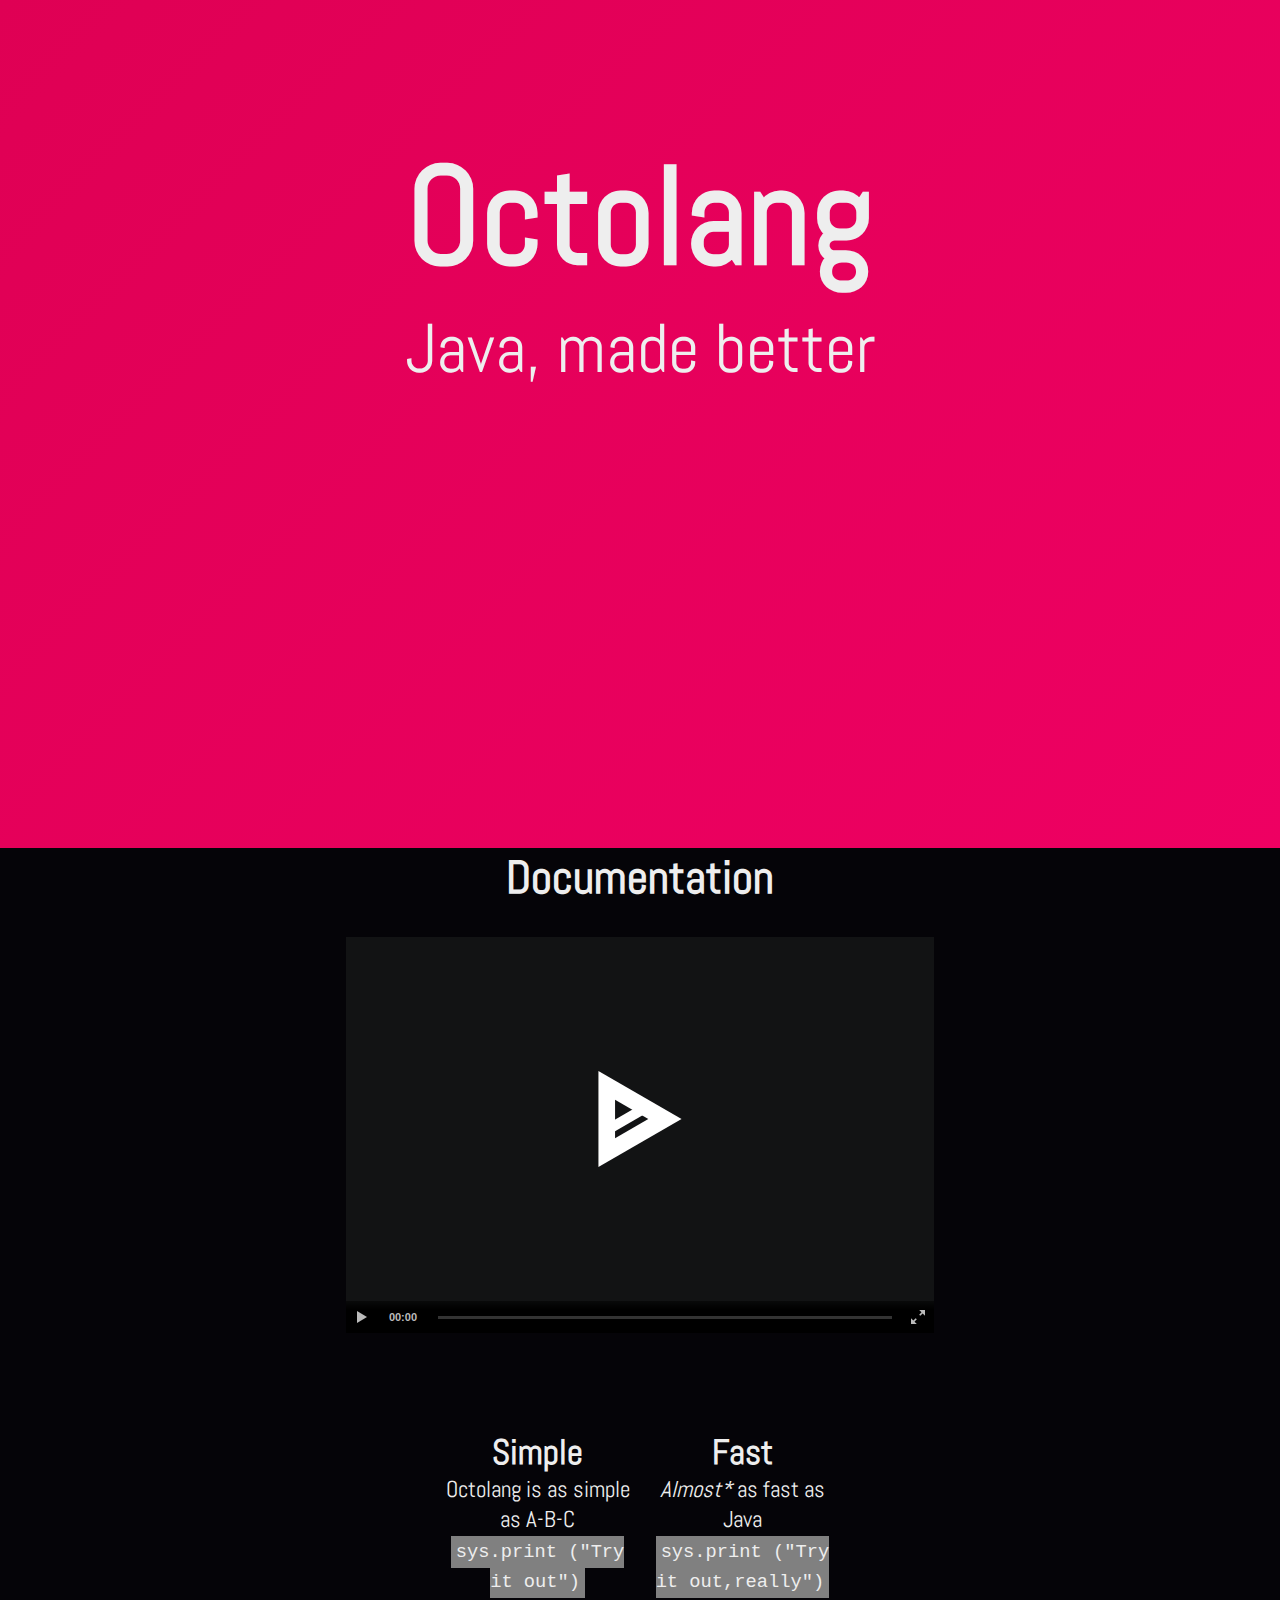
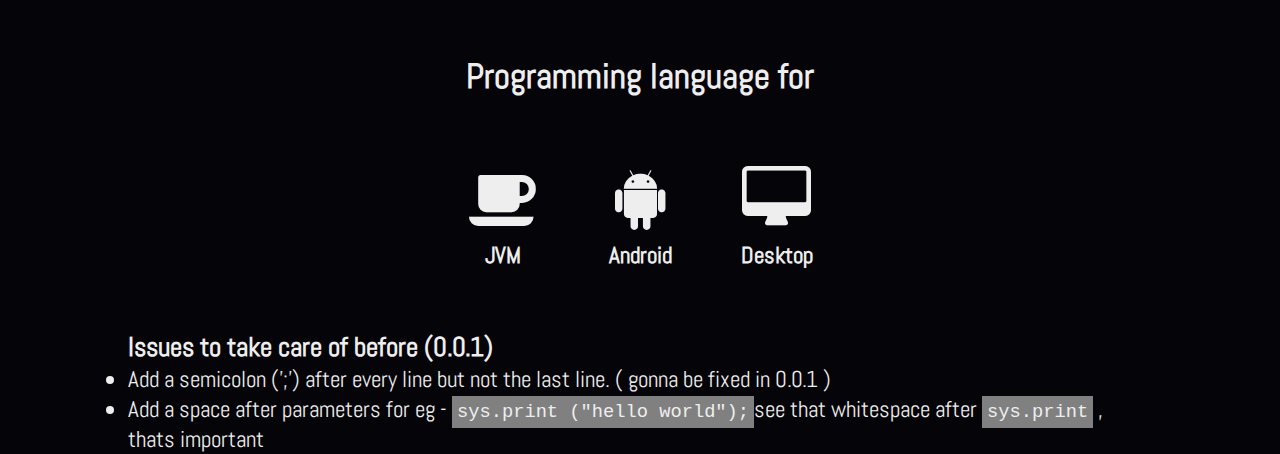
<file: docs/index.html>
<!DOCTYPE html>
<html>
    <head>
        <title>Octolang- Java made better</title>
        <meta name="description" content="Java,made better">
        <meta name="viewport" content="width=device-width, initial-scale=1.0,viewport-fit=cover">
        <meta charset="utf-8">
        <meta name="theme-color" content="#df0e62">
        <!-- Windows Phone -->
        <meta name="msapplication-navbutton-color" content="#df0e62">
        <!-- iOS Safari -->
        <link href ="style.css" rel="stylesheet">
        <script src="script.js"></script>
        <meta name="apple-mobile-web-app-status-bar-style" content="#df0e62">
        <meta name="twitter:card" content="summary"></meta>
        <meta name="twitter:site" content="@arcsaberxx">
        <meta name="twitter:creator" content="@arcsaberxx">
        <meta name="twitter:url" content="https://pythongiant.github.io/Octolang">
        <meta name="twitter:title" content="Octolang">
        <meta name="twitter:description" content="Java, made better.">
        <meta property="og:type" content="website">
        <meta property="og:url" content="https://pythongiant.github.io/Octolang">
        <meta property="og:title" content="Octolang">
        <link href="https://stackpath.bootstrapcdn.com/font-awesome/4.7.0/css/font-awesome.min.css" rel="stylesheet">
        <link href="https://fonts.googleapis.com/css?family=Abel" rel="stylesheet"> 
        <meta property="og:description" content="Java, made better.">
        <meta property="og:site_name" content="Ocotlang">
        <meta property="og:locale" content="en_US">
    </head>
    <body>
            <Div id = "parent">
                <div>
                    <h1 class="title">Octolang</h1>
                    <p>Java, made better</p>
                </div>
            </div> 
            <div style='margin:0 auto;width:80%;'>
                <h1 style="text-align: center">Documentation</h1>
                <asciinema-player style="margin:10px;" src="https://asciinema.org/a/Tv93YKj59HS0uZpxL9Leq3cga.cast" cols="80" rows="24"></asciinema-player>
                <div id="features" style="padding:50px;">
                    <div ><h2 >Simple</h2><p>Octolang is as simple as A-B-C <br> <code>sys.print ("Try it out")</code></p></div>
                    <div ><h2 >Fast</h2><p><i>Almost* </i> as fast as Java <br> <code>sys.print ("Try it out,really")</code></p></div>
                
                </div>
                <h2 style="text-align: center">Programming language for</h2>
                <div id="features" style="padding:50px;">
                        <div ><h3 style="font-size:280%"><i class="fa fa-coffee" aria-hidden="true"></i></h3><h4>JVM</h4></div>
                        <div ><h3 style="font-size:280%"><i class="fa fa-android" aria-hidden="true"></i></h3><h4>Android</h4></div>
                        <div ><h3 style="font-size:280%"><i class="fa fa-desktop" aria-hidden="true"></i></h3><h4>Desktop</h4></div>
                    
                </div>
                <h3>Issues to take care of before (0.0.1)</h3>
                <ul>
                    <li>Add a semicolon (';') after every line but not the last line. ( gonna be fixed in 0.0.1 )</li>
                    <li>Add a space after parameters for eg - <code>sys.print ("hello world");</code>see that whitespace after <code>sys.print</code> , thats important</li>
                </ul>
    
            </div>
    </body>
</html>
</file>
<file: docs/style.css>
*{
    margin: 0;
    padding: 0;
  }
html,body{
    width:100%;
    background-color: #050408;
    color:#eee;
    font-size: 1.2em;
    height: 100%;   
    font-family: 'Abel', sans-serif;  
    scroll-behavior: smooth;
}
#features{
    text-align: center;
    margin:0 auto;
    width:40%;
    display: flex;
}
#features div{
  margin:10px;
  width:50%
}
#parent{
    height:80%;
    width:100%;
    font-size: 3em;
    background: linear-gradient(-45deg,#f54291, #ff78ae,#f30067, #df0054);
	background-size: 400% 400%;
	-webkit-animation: Gradient 15s ease infinite;
	-moz-animation: Gradient 15s ease infinite;
	animation: Gradient 15s ease infinite;
    padding-top:10%;
    text-align: center;
    background-repeat: none;
	
    
}
code{
  background-color: #808080;
  padding:5px;
}
@-webkit-keyframes Gradient {
	0% {
		background-position: 0% 50%
	}
	50% {
		background-position: 100% 50%
	}
	100% {
		background-position: 0% 50%
	}
}

@-moz-keyframes Gradient {
	0% {
		background-position: 0% 50%
	}
	50% {
		background-position: 100% 50%
	}
	100% {
		background-position: 0% 50%
	}
}

@keyframes Gradient {
	0% {
		background-position: 0% 50%
	}
	50% {
		background-position: 100% 50%
	}
	100% {
		background-position: 0% 50%
	}
}
.asciinema-player-wrapper {
    position: relative;
    text-align: center;
    outline: none;
  }
  .asciinema-player-wrapper .title-bar {
    display: none;
    top: -78px;
    transition: top 0.15s linear;
    position: absolute;
    left: 0;
    right: 0;
    box-sizing: content-box;
    font-size: 20px;
    line-height: 1em;
    padding: 15px;
    font-family: sans-serif;
    color: white;
    background-color: rgba(0, 0, 0, 0.8);
  }
  .asciinema-player-wrapper .title-bar img {
    vertical-align: middle;
    height: 48px;
    margin-right: 16px;
  }
  .asciinema-player-wrapper .title-bar a {
    color: white;
    text-decoration: underline;
  }
  .asciinema-player-wrapper .title-bar a:hover {
    text-decoration: none;
  }
  .asciinema-player-wrapper:fullscreen {
    background-color: #000;
    width: 100%;
    height: 100%;
    display: -webkit-flex;
    display: -ms-flexbox;
    display: flex;
    -webkit-justify-content: center;
    justify-content: center;
    -webkit-align-items: center;
    align-items: center;
  }
  .asciinema-player-wrapper:fullscreen .asciinema-player {
    position: static;
  }
  .asciinema-player-wrapper:fullscreen .title-bar {
    display: initial;
  }
  .asciinema-player-wrapper:fullscreen.hud .title-bar {
    top: 0;
  }
  .asciinema-player-wrapper:-webkit-full-screen {
    background-color: #000;
    width: 100%;
    height: 100%;
    display: -webkit-flex;
    display: -ms-flexbox;
    display: flex;
    -webkit-justify-content: center;
    justify-content: center;
    -webkit-align-items: center;
    align-items: center;
  }
  .asciinema-player-wrapper:-webkit-full-screen .asciinema-player {
    position: static;
  }
  .asciinema-player-wrapper:-webkit-full-screen .title-bar {
    display: initial;
  }
  .asciinema-player-wrapper:-webkit-full-screen.hud .title-bar {
    top: 0;
  }
  .asciinema-player-wrapper:-moz-full-screen {
    background-color: #000;
    width: 100%;
    height: 100%;
    display: -webkit-flex;
    display: -ms-flexbox;
    display: flex;
    -webkit-justify-content: center;
    justify-content: center;
    -webkit-align-items: center;
    align-items: center;
  }
  .asciinema-player-wrapper:-moz-full-screen .asciinema-player {
    position: static;
  }
  .asciinema-player-wrapper:-moz-full-screen .title-bar {
    display: initial;
  }
  .asciinema-player-wrapper:-moz-full-screen.hud .title-bar {
    top: 0;
  }
  .asciinema-player-wrapper:-ms-fullscreen {
    background-color: #000;
    width: 100%;
    height: 100%;
    display: -webkit-flex;
    display: -ms-flexbox;
    display: flex;
    -webkit-justify-content: center;
    justify-content: center;
    -webkit-align-items: center;
    align-items: center;
  }
  .asciinema-player-wrapper:-ms-fullscreen .asciinema-player {
    position: static;
  }
  .asciinema-player-wrapper:-ms-fullscreen .title-bar {
    display: initial;
  }
  .asciinema-player-wrapper:-ms-fullscreen.hud .title-bar {
    top: 0;
  }
  .asciinema-player-wrapper .asciinema-player {
    text-align: left;
    display: inline-block;
    padding: 0px;
    position: relative;
    box-sizing: content-box;
    -moz-box-sizing: content-box;
    -webkit-box-sizing: content-box;
    overflow: hidden;
    max-width: 100%;
  }
  .asciinema-terminal {
    box-sizing: content-box;
    -moz-box-sizing: content-box;
    -webkit-box-sizing: content-box;
    overflow: hidden;
    padding: 0;
    margin: 0px;
    display: block;
    white-space: pre;
    border: 0;
    word-wrap: normal;
    word-break: normal;
    border-radius: 0;
    border-style: solid;
    cursor: text;
    border-width: 0.5em;
    font-family: Consolas, Menlo, 'Bitstream Vera Sans Mono', monospace, 'Powerline Symbols';
    line-height: 1.3333333333em;
  }
  .asciinema-terminal .line {
    letter-spacing: normal;
    overflow: hidden;
    height: 1.3333333333em;
  }
  .asciinema-terminal .line span {
    padding: 0;
    display: inline-block;
    height: 1.3333333333em;
  }
  .asciinema-terminal .line {
    display: block;
    width: 200%;
  }
  .asciinema-terminal .bright {
    font-weight: bold;
  }
  .asciinema-terminal .underline {
    text-decoration: underline;
  }
  .asciinema-terminal .italic {
    font-style: italic;
  }
  .asciinema-terminal.font-small {
    font-size: 12px;
  }
  .asciinema-terminal.font-medium {
    font-size: 18px;
  }
  .asciinema-terminal.font-big {
    font-size: 24px;
  }
  .asciinema-player .control-bar {
    width: 100%;
    height: 32px;
    background: rgba(0, 0, 0, 0.8);
    /* no gradient fallback */
    background: -moz-linear-gradient(top, rgba(0, 0, 0, 0.5) 0%, #000000 25%, #000000 100%);
    /* FF3.6-15 */
    background: -webkit-linear-gradient(top, rgba(0, 0, 0, 0.5) 0%, #000000 25%, #000000 100%);
    /* Chrome10-25,Safari5.1-6 */
    background: linear-gradient(to bottom, rgba(0, 0, 0, 0.5) 0%, #000000 25%, #000000 100%);
    /* W3C, IE10+, FF16+, Chrome26+, Opera12+, Safari7+ */
    color: #bbbbbb;
    box-sizing: content-box;
    line-height: 1;
    position: absolute;
    bottom: -35px;
    left: 0;
    transition: bottom 0.15s linear;
  }
  .asciinema-player .control-bar * {
    box-sizing: inherit;
    font-size: 0;
  }
  .asciinema-player .control-bar svg.icon path {
    fill: #bbbbbb;
  }
  .asciinema-player .control-bar .playback-button {
    display: block;
    float: left;
    cursor: pointer;
    height: 12px;
    width: 12px;
    padding: 10px;
  }
  .asciinema-player .control-bar .playback-button svg {
    height: 12px;
    width: 12px;
  }
  .asciinema-player .control-bar .timer {
    display: block;
    float: left;
    width: 50px;
    height: 100%;
    text-align: center;
    font-family: Helvetica, Arial, sans-serif;
    font-size: 11px;
    font-weight: bold;
    line-height: 32px;
    cursor: default;
  }
  .asciinema-player .control-bar .timer span {
    display: inline-block;
    font-size: inherit;
  }
  .asciinema-player .control-bar .timer .time-remaining {
    display: none;
  }
  .asciinema-player .control-bar .timer:hover .time-elapsed {
    display: none;
  }
  .asciinema-player .control-bar .timer:hover .time-remaining {
    display: inline;
  }
  .asciinema-player .control-bar .progressbar {
    display: block;
    overflow: hidden;
    height: 100%;
    padding: 0 10px;
  }
  .asciinema-player .control-bar .progressbar .bar {
    display: block;
    cursor: pointer;
    height: 100%;
    padding-top: 15px;
    font-size: 0;
  }
  .asciinema-player .control-bar .progressbar .bar .gutter {
    display: block;
    height: 3px;
    background-color: #333;
  }
  .asciinema-player .control-bar .progressbar .bar .gutter span {
    display: inline-block;
    height: 100%;
    background-color: #bbbbbb;
    border-radius: 3px;
  }
  .asciinema-player .control-bar.live .progressbar .bar {
    cursor: default;
  }
  .asciinema-player .control-bar .fullscreen-button {
    display: block;
    float: right;
    width: 14px;
    height: 14px;
    padding: 9px;
    cursor: pointer;
  }
  .asciinema-player .control-bar .fullscreen-button svg {
    width: 14px;
    height: 14px;
  }
  .asciinema-player .control-bar .fullscreen-button svg:first-child {
    display: inline;
  }
  .asciinema-player .control-bar .fullscreen-button svg:last-child {
    display: none;
  }
  .asciinema-player-wrapper.hud .control-bar {
    bottom: 0px;
  }
  .asciinema-player-wrapper:fullscreen .fullscreen-button svg:first-child {
    display: none;
  }
  .asciinema-player-wrapper:fullscreen .fullscreen-button svg:last-child {
    display: inline;
  }
  .asciinema-player-wrapper:-webkit-full-screen .fullscreen-button svg:first-child {
    display: none;
  }
  .asciinema-player-wrapper:-webkit-full-screen .fullscreen-button svg:last-child {
    display: inline;
  }
  .asciinema-player-wrapper:-moz-full-screen .fullscreen-button svg:first-child {
    display: none;
  }
  .asciinema-player-wrapper:-moz-full-screen .fullscreen-button svg:last-child {
    display: inline;
  }
  .asciinema-player-wrapper:-ms-fullscreen .fullscreen-button svg:first-child {
    display: none;
  }
  .asciinema-player-wrapper:-ms-fullscreen .fullscreen-button svg:last-child {
    display: inline;
  }
  .asciinema-player .loading {
    z-index: 10;
    background-repeat: no-repeat;
    background-position: center;
    position: absolute;
    top: 0;
    left: 0;
    right: 0;
    bottom: 32px;
    background-color: rgba(0, 0, 0, 0.5);
  }
  .asciinema-player .start-prompt {
    z-index: 10;
    background-repeat: no-repeat;
    background-position: center;
    position: absolute;
    top: 0;
    left: 0;
    right: 0;
    bottom: 32px;
    z-index: 20;
    cursor: pointer;
  }
  .asciinema-player .start-prompt .play-button {
    font-size: 0px;
  }
  .asciinema-player .start-prompt .play-button {
    position: absolute;
    left: 0;
    top: 0;
    right: 0;
    bottom: 0;
    text-align: center;
    color: white;
    display: table;
    width: 100%;
    height: 100%;
  }
  .asciinema-player .start-prompt .play-button div {
    vertical-align: middle;
    display: table-cell;
  }
  .asciinema-player .start-prompt .play-button div span {
    width: 96px;
    height: 96px;
    display: inline-block;
  }
  @-webkit-keyframes expand {
    0% {
      -webkit-transform: scale(0);
    }
    50% {
      -webkit-transform: scale(1);
    }
    100% {
      z-index: 1;
    }
  }
  @-moz-keyframes expand {
    0% {
      -moz-transform: scale(0);
    }
    50% {
      -moz-transform: scale(1);
    }
    100% {
      z-index: 1;
    }
  }
  @-o-keyframes expand {
    0% {
      -o-transform: scale(0);
    }
    50% {
      -o-transform: scale(1);
    }
    100% {
      z-index: 1;
    }
  }
  @keyframes expand {
    0% {
      transform: scale(0);
    }
    50% {
      transform: scale(1);
    }
    100% {
      z-index: 1;
    }
  }
  .loader {
    position: absolute;
    left: 50%;
    top: 50%;
    margin: -20px 0 0 -20px;
    background-color: white;
    border-radius: 50%;
    box-shadow: 0 0 0 6.66667px #141414;
    width: 40px;
    height: 40px;
  }
  .loader:before,
  .loader:after {
    content: "";
    position: absolute;
    left: 50%;
    top: 50%;
    display: block;
    margin: -21px 0 0 -21px;
    border-radius: 50%;
    z-index: 2;
    width: 42px;
    height: 42px;
  }
  .loader:before {
    background-color: #141414;
    -webkit-animation: expand 1.6s linear infinite both;
    -moz-animation: expand 1.6s linear infinite both;
    animation: expand 1.6s linear infinite both;
  }
  .loader:after {
    background-color: white;
    -webkit-animation: expand 1.6s linear 0.8s infinite both;
    -moz-animation: expand 1.6s linear 0.8s infinite both;
    animation: expand 1.6s linear 0.8s infinite both;
  }
  .asciinema-terminal .fg-16 {
    color: #000000;
  }
  .asciinema-terminal .bg-16 {
    background-color: #000000;
  }
  .asciinema-terminal .fg-17 {
    color: #00005f;
  }
  .asciinema-terminal .bg-17 {
    background-color: #00005f;
  }
  .asciinema-terminal .fg-18 {
    color: #000087;
  }
  .asciinema-terminal .bg-18 {
    background-color: #000087;
  }
  .asciinema-terminal .fg-19 {
    color: #0000af;
  }
  .asciinema-terminal .bg-19 {
    background-color: #0000af;
  }
  .asciinema-terminal .fg-20 {
    color: #0000d7;
  }
  .asciinema-terminal .bg-20 {
    background-color: #0000d7;
  }
  .asciinema-terminal .fg-21 {
    color: #0000ff;
  }
  .asciinema-terminal .bg-21 {
    background-color: #0000ff;
  }
  .asciinema-terminal .fg-22 {
    color: #005f00;
  }
  .asciinema-terminal .bg-22 {
    background-color: #005f00;
  }
  .asciinema-terminal .fg-23 {
    color: #005f5f;
  }
  .asciinema-terminal .bg-23 {
    background-color: #005f5f;
  }
  .asciinema-terminal .fg-24 {
    color: #005f87;
  }
  .asciinema-terminal .bg-24 {
    background-color: #005f87;
  }
  .asciinema-terminal .fg-25 {
    color: #005faf;
  }
  .asciinema-terminal .bg-25 {
    background-color: #005faf;
  }
  .asciinema-terminal .fg-26 {
    color: #005fd7;
  }
  .asciinema-terminal .bg-26 {
    background-color: #005fd7;
  }
  .asciinema-terminal .fg-27 {
    color: #005fff;
  }
  .asciinema-terminal .bg-27 {
    background-color: #005fff;
  }
  .asciinema-terminal .fg-28 {
    color: #008700;
  }
  .asciinema-terminal .bg-28 {
    background-color: #008700;
  }
  .asciinema-terminal .fg-29 {
    color: #00875f;
  }
  .asciinema-terminal .bg-29 {
    background-color: #00875f;
  }
  .asciinema-terminal .fg-30 {
    color: #008787;
  }
  .asciinema-terminal .bg-30 {
    background-color: #008787;
  }
  .asciinema-terminal .fg-31 {
    color: #0087af;
  }
  .asciinema-terminal .bg-31 {
    background-color: #0087af;
  }
  .asciinema-terminal .fg-32 {
    color: #0087d7;
  }
  .asciinema-terminal .bg-32 {
    background-color: #0087d7;
  }
  .asciinema-terminal .fg-33 {
    color: #0087ff;
  }
  .asciinema-terminal .bg-33 {
    background-color: #0087ff;
  }
  .asciinema-terminal .fg-34 {
    color: #00af00;
  }
  .asciinema-terminal .bg-34 {
    background-color: #00af00;
  }
  .asciinema-terminal .fg-35 {
    color: #00af5f;
  }
  .asciinema-terminal .bg-35 {
    background-color: #00af5f;
  }
  .asciinema-terminal .fg-36 {
    color: #00af87;
  }
  .asciinema-terminal .bg-36 {
    background-color: #00af87;
  }
  .asciinema-terminal .fg-37 {
    color: #00afaf;
  }
  .asciinema-terminal .bg-37 {
    background-color: #00afaf;
  }
  .asciinema-terminal .fg-38 {
    color: #00afd7;
  }
  .asciinema-terminal .bg-38 {
    background-color: #00afd7;
  }
  .asciinema-terminal .fg-39 {
    color: #00afff;
  }
  .asciinema-terminal .bg-39 {
    background-color: #00afff;
  }
  .asciinema-terminal .fg-40 {
    color: #00d700;
  }
  .asciinema-terminal .bg-40 {
    background-color: #00d700;
  }
  .asciinema-terminal .fg-41 {
    color: #00d75f;
  }
  .asciinema-terminal .bg-41 {
    background-color: #00d75f;
  }
  .asciinema-terminal .fg-42 {
    color: #00d787;
  }
  .asciinema-terminal .bg-42 {
    background-color: #00d787;
  }
  .asciinema-terminal .fg-43 {
    color: #00d7af;
  }
  .asciinema-terminal .bg-43 {
    background-color: #00d7af;
  }
  .asciinema-terminal .fg-44 {
    color: #00d7d7;
  }
  .asciinema-terminal .bg-44 {
    background-color: #00d7d7;
  }
  .asciinema-terminal .fg-45 {
    color: #00d7ff;
  }
  .asciinema-terminal .bg-45 {
    background-color: #00d7ff;
  }
  .asciinema-terminal .fg-46 {
    color: #00ff00;
  }
  .asciinema-terminal .bg-46 {
    background-color: #00ff00;
  }
  .asciinema-terminal .fg-47 {
    color: #00ff5f;
  }
  .asciinema-terminal .bg-47 {
    background-color: #00ff5f;
  }
  .asciinema-terminal .fg-48 {
    color: #00ff87;
  }
  .asciinema-terminal .bg-48 {
    background-color: #00ff87;
  }
  .asciinema-terminal .fg-49 {
    color: #00ffaf;
  }
  .asciinema-terminal .bg-49 {
    background-color: #00ffaf;
  }
  .asciinema-terminal .fg-50 {
    color: #00ffd7;
  }
  .asciinema-terminal .bg-50 {
    background-color: #00ffd7;
  }
  .asciinema-terminal .fg-51 {
    color: #00ffff;
  }
  .asciinema-terminal .bg-51 {
    background-color: #00ffff;
  }
  .asciinema-terminal .fg-52 {
    color: #5f0000;
  }
  .asciinema-terminal .bg-52 {
    background-color: #5f0000;
  }
  .asciinema-terminal .fg-53 {
    color: #5f005f;
  }
  .asciinema-terminal .bg-53 {
    background-color: #5f005f;
  }
  .asciinema-terminal .fg-54 {
    color: #5f0087;
  }
  .asciinema-terminal .bg-54 {
    background-color: #5f0087;
  }
  .asciinema-terminal .fg-55 {
    color: #5f00af;
  }
  .asciinema-terminal .bg-55 {
    background-color: #5f00af;
  }
  .asciinema-terminal .fg-56 {
    color: #5f00d7;
  }
  .asciinema-terminal .bg-56 {
    background-color: #5f00d7;
  }
  .asciinema-terminal .fg-57 {
    color: #5f00ff;
  }
  .asciinema-terminal .bg-57 {
    background-color: #5f00ff;
  }
  .asciinema-terminal .fg-58 {
    color: #5f5f00;
  }
  .asciinema-terminal .bg-58 {
    background-color: #5f5f00;
  }
  .asciinema-terminal .fg-59 {
    color: #5f5f5f;
  }
  .asciinema-terminal .bg-59 {
    background-color: #5f5f5f;
  }
  .asciinema-terminal .fg-60 {
    color: #5f5f87;
  }
  .asciinema-terminal .bg-60 {
    background-color: #5f5f87;
  }
  .asciinema-terminal .fg-61 {
    color: #5f5faf;
  }
  .asciinema-terminal .bg-61 {
    background-color: #5f5faf;
  }
  .asciinema-terminal .fg-62 {
    color: #5f5fd7;
  }
  .asciinema-terminal .bg-62 {
    background-color: #5f5fd7;
  }
  .asciinema-terminal .fg-63 {
    color: #5f5fff;
  }
  .asciinema-terminal .bg-63 {
    background-color: #5f5fff;
  }
  .asciinema-terminal .fg-64 {
    color: #5f8700;
  }
  .asciinema-terminal .bg-64 {
    background-color: #5f8700;
  }
  .asciinema-terminal .fg-65 {
    color: #5f875f;
  }
  .asciinema-terminal .bg-65 {
    background-color: #5f875f;
  }
  .asciinema-terminal .fg-66 {
    color: #5f8787;
  }
  .asciinema-terminal .bg-66 {
    background-color: #5f8787;
  }
  .asciinema-terminal .fg-67 {
    color: #5f87af;
  }
  .asciinema-terminal .bg-67 {
    background-color: #5f87af;
  }
  .asciinema-terminal .fg-68 {
    color: #5f87d7;
  }
  .asciinema-terminal .bg-68 {
    background-color: #5f87d7;
  }
  .asciinema-terminal .fg-69 {
    color: #5f87ff;
  }
  .asciinema-terminal .bg-69 {
    background-color: #5f87ff;
  }
  .asciinema-terminal .fg-70 {
    color: #5faf00;
  }
  .asciinema-terminal .bg-70 {
    background-color: #5faf00;
  }
  .asciinema-terminal .fg-71 {
    color: #5faf5f;
  }
  .asciinema-terminal .bg-71 {
    background-color: #5faf5f;
  }
  .asciinema-terminal .fg-72 {
    color: #5faf87;
  }
  .asciinema-terminal .bg-72 {
    background-color: #5faf87;
  }
  .asciinema-terminal .fg-73 {
    color: #5fafaf;
  }
  .asciinema-terminal .bg-73 {
    background-color: #5fafaf;
  }
  .asciinema-terminal .fg-74 {
    color: #5fafd7;
  }
  .asciinema-terminal .bg-74 {
    background-color: #5fafd7;
  }
  .asciinema-terminal .fg-75 {
    color: #5fafff;
  }
  .asciinema-terminal .bg-75 {
    background-color: #5fafff;
  }
  .asciinema-terminal .fg-76 {
    color: #5fd700;
  }
  .asciinema-terminal .bg-76 {
    background-color: #5fd700;
  }
  .asciinema-terminal .fg-77 {
    color: #5fd75f;
  }
  .asciinema-terminal .bg-77 {
    background-color: #5fd75f;
  }
  .asciinema-terminal .fg-78 {
    color: #5fd787;
  }
  .asciinema-terminal .bg-78 {
    background-color: #5fd787;
  }
  .asciinema-terminal .fg-79 {
    color: #5fd7af;
  }
  .asciinema-terminal .bg-79 {
    background-color: #5fd7af;
  }
  .asciinema-terminal .fg-80 {
    color: #5fd7d7;
  }
  .asciinema-terminal .bg-80 {
    background-color: #5fd7d7;
  }
  .asciinema-terminal .fg-81 {
    color: #5fd7ff;
  }
  .asciinema-terminal .bg-81 {
    background-color: #5fd7ff;
  }
  .asciinema-terminal .fg-82 {
    color: #5fff00;
  }
  .asciinema-terminal .bg-82 {
    background-color: #5fff00;
  }
  .asciinema-terminal .fg-83 {
    color: #5fff5f;
  }
  .asciinema-terminal .bg-83 {
    background-color: #5fff5f;
  }
  .asciinema-terminal .fg-84 {
    color: #5fff87;
  }
  .asciinema-terminal .bg-84 {
    background-color: #5fff87;
  }
  .asciinema-terminal .fg-85 {
    color: #5fffaf;
  }
  .asciinema-terminal .bg-85 {
    background-color: #5fffaf;
  }
  .asciinema-terminal .fg-86 {
    color: #5fffd7;
  }
  .asciinema-terminal .bg-86 {
    background-color: #5fffd7;
  }
  .asciinema-terminal .fg-87 {
    color: #5fffff;
  }
  .asciinema-terminal .bg-87 {
    background-color: #5fffff;
  }
  .asciinema-terminal .fg-88 {
    color: #870000;
  }
  .asciinema-terminal .bg-88 {
    background-color: #870000;
  }
  .asciinema-terminal .fg-89 {
    color: #87005f;
  }
  .asciinema-terminal .bg-89 {
    background-color: #87005f;
  }
  .asciinema-terminal .fg-90 {
    color: #870087;
  }
  .asciinema-terminal .bg-90 {
    background-color: #870087;
  }
  .asciinema-terminal .fg-91 {
    color: #8700af;
  }
  .asciinema-terminal .bg-91 {
    background-color: #8700af;
  }
  .asciinema-terminal .fg-92 {
    color: #8700d7;
  }
  .asciinema-terminal .bg-92 {
    background-color: #8700d7;
  }
  .asciinema-terminal .fg-93 {
    color: #8700ff;
  }
  .asciinema-terminal .bg-93 {
    background-color: #8700ff;
  }
  .asciinema-terminal .fg-94 {
    color: #875f00;
  }
  .asciinema-terminal .bg-94 {
    background-color: #875f00;
  }
  .asciinema-terminal .fg-95 {
    color: #875f5f;
  }
  .asciinema-terminal .bg-95 {
    background-color: #875f5f;
  }
  .asciinema-terminal .fg-96 {
    color: #875f87;
  }
  .asciinema-terminal .bg-96 {
    background-color: #875f87;
  }
  .asciinema-terminal .fg-97 {
    color: #875faf;
  }
  .asciinema-terminal .bg-97 {
    background-color: #875faf;
  }
  .asciinema-terminal .fg-98 {
    color: #875fd7;
  }
  .asciinema-terminal .bg-98 {
    background-color: #875fd7;
  }
  .asciinema-terminal .fg-99 {
    color: #875fff;
  }
  .asciinema-terminal .bg-99 {
    background-color: #875fff;
  }
  .asciinema-terminal .fg-100 {
    color: #878700;
  }
  .asciinema-terminal .bg-100 {
    background-color: #878700;
  }
  .asciinema-terminal .fg-101 {
    color: #87875f;
  }
  .asciinema-terminal .bg-101 {
    background-color: #87875f;
  }
  .asciinema-terminal .fg-102 {
    color: #878787;
  }
  .asciinema-terminal .bg-102 {
    background-color: #878787;
  }
  .asciinema-terminal .fg-103 {
    color: #8787af;
  }
  .asciinema-terminal .bg-103 {
    background-color: #8787af;
  }
  .asciinema-terminal .fg-104 {
    color: #8787d7;
  }
  .asciinema-terminal .bg-104 {
    background-color: #8787d7;
  }
  .asciinema-terminal .fg-105 {
    color: #8787ff;
  }
  .asciinema-terminal .bg-105 {
    background-color: #8787ff;
  }
  .asciinema-terminal .fg-106 {
    color: #87af00;
  }
  .asciinema-terminal .bg-106 {
    background-color: #87af00;
  }
  .asciinema-terminal .fg-107 {
    color: #87af5f;
  }
  .asciinema-terminal .bg-107 {
    background-color: #87af5f;
  }
  .asciinema-terminal .fg-108 {
    color: #87af87;
  }
  .asciinema-terminal .bg-108 {
    background-color: #87af87;
  }
  .asciinema-terminal .fg-109 {
    color: #87afaf;
  }
  .asciinema-terminal .bg-109 {
    background-color: #87afaf;
  }
  .asciinema-terminal .fg-110 {
    color: #87afd7;
  }
  .asciinema-terminal .bg-110 {
    background-color: #87afd7;
  }
  .asciinema-terminal .fg-111 {
    color: #87afff;
  }
  .asciinema-terminal .bg-111 {
    background-color: #87afff;
  }
  .asciinema-terminal .fg-112 {
    color: #87d700;
  }
  .asciinema-terminal .bg-112 {
    background-color: #87d700;
  }
  .asciinema-terminal .fg-113 {
    color: #87d75f;
  }
  .asciinema-terminal .bg-113 {
    background-color: #87d75f;
  }
  .asciinema-terminal .fg-114 {
    color: #87d787;
  }
  .asciinema-terminal .bg-114 {
    background-color: #87d787;
  }
  .asciinema-terminal .fg-115 {
    color: #87d7af;
  }
  .asciinema-terminal .bg-115 {
    background-color: #87d7af;
  }
  .asciinema-terminal .fg-116 {
    color: #87d7d7;
  }
  .asciinema-terminal .bg-116 {
    background-color: #87d7d7;
  }
  .asciinema-terminal .fg-117 {
    color: #87d7ff;
  }
  .asciinema-terminal .bg-117 {
    background-color: #87d7ff;
  }
  .asciinema-terminal .fg-118 {
    color: #87ff00;
  }
  .asciinema-terminal .bg-118 {
    background-color: #87ff00;
  }
  .asciinema-terminal .fg-119 {
    color: #87ff5f;
  }
  .asciinema-terminal .bg-119 {
    background-color: #87ff5f;
  }
  .asciinema-terminal .fg-120 {
    color: #87ff87;
  }
  .asciinema-terminal .bg-120 {
    background-color: #87ff87;
  }
  .asciinema-terminal .fg-121 {
    color: #87ffaf;
  }
  .asciinema-terminal .bg-121 {
    background-color: #87ffaf;
  }
  .asciinema-terminal .fg-122 {
    color: #87ffd7;
  }
  .asciinema-terminal .bg-122 {
    background-color: #87ffd7;
  }
  .asciinema-terminal .fg-123 {
    color: #87ffff;
  }
  .asciinema-terminal .bg-123 {
    background-color: #87ffff;
  }
  .asciinema-terminal .fg-124 {
    color: #af0000;
  }
  .asciinema-terminal .bg-124 {
    background-color: #af0000;
  }
  .asciinema-terminal .fg-125 {
    color: #af005f;
  }
  .asciinema-terminal .bg-125 {
    background-color: #af005f;
  }
  .asciinema-terminal .fg-126 {
    color: #af0087;
  }
  .asciinema-terminal .bg-126 {
    background-color: #af0087;
  }
  .asciinema-terminal .fg-127 {
    color: #af00af;
  }
  .asciinema-terminal .bg-127 {
    background-color: #af00af;
  }
  .asciinema-terminal .fg-128 {
    color: #af00d7;
  }
  .asciinema-terminal .bg-128 {
    background-color: #af00d7;
  }
  .asciinema-terminal .fg-129 {
    color: #af00ff;
  }
  .asciinema-terminal .bg-129 {
    background-color: #af00ff;
  }
  .asciinema-terminal .fg-130 {
    color: #af5f00;
  }
  .asciinema-terminal .bg-130 {
    background-color: #af5f00;
  }
  .asciinema-terminal .fg-131 {
    color: #af5f5f;
  }
  .asciinema-terminal .bg-131 {
    background-color: #af5f5f;
  }
  .asciinema-terminal .fg-132 {
    color: #af5f87;
  }
  .asciinema-terminal .bg-132 {
    background-color: #af5f87;
  }
  .asciinema-terminal .fg-133 {
    color: #af5faf;
  }
  .asciinema-terminal .bg-133 {
    background-color: #af5faf;
  }
  .asciinema-terminal .fg-134 {
    color: #af5fd7;
  }
  .asciinema-terminal .bg-134 {
    background-color: #af5fd7;
  }
  .asciinema-terminal .fg-135 {
    color: #af5fff;
  }
  .asciinema-terminal .bg-135 {
    background-color: #af5fff;
  }
  .asciinema-terminal .fg-136 {
    color: #af8700;
  }
  .asciinema-terminal .bg-136 {
    background-color: #af8700;
  }
  .asciinema-terminal .fg-137 {
    color: #af875f;
  }
  .asciinema-terminal .bg-137 {
    background-color: #af875f;
  }
  .asciinema-terminal .fg-138 {
    color: #af8787;
  }
  .asciinema-terminal .bg-138 {
    background-color: #af8787;
  }
  .asciinema-terminal .fg-139 {
    color: #af87af;
  }
  .asciinema-terminal .bg-139 {
    background-color: #af87af;
  }
  .asciinema-terminal .fg-140 {
    color: #af87d7;
  }
  .asciinema-terminal .bg-140 {
    background-color: #af87d7;
  }
  .asciinema-terminal .fg-141 {
    color: #af87ff;
  }
  .asciinema-terminal .bg-141 {
    background-color: #af87ff;
  }
  .asciinema-terminal .fg-142 {
    color: #afaf00;
  }
  .asciinema-terminal .bg-142 {
    background-color: #afaf00;
  }
  .asciinema-terminal .fg-143 {
    color: #afaf5f;
  }
  .asciinema-terminal .bg-143 {
    background-color: #afaf5f;
  }
  .asciinema-terminal .fg-144 {
    color: #afaf87;
  }
  .asciinema-terminal .bg-144 {
    background-color: #afaf87;
  }
  .asciinema-terminal .fg-145 {
    color: #afafaf;
  }
  .asciinema-terminal .bg-145 {
    background-color: #afafaf;
  }
  .asciinema-terminal .fg-146 {
    color: #afafd7;
  }
  .asciinema-terminal .bg-146 {
    background-color: #afafd7;
  }
  .asciinema-terminal .fg-147 {
    color: #afafff;
  }
  .asciinema-terminal .bg-147 {
    background-color: #afafff;
  }
  .asciinema-terminal .fg-148 {
    color: #afd700;
  }
  .asciinema-terminal .bg-148 {
    background-color: #afd700;
  }
  .asciinema-terminal .fg-149 {
    color: #afd75f;
  }
  .asciinema-terminal .bg-149 {
    background-color: #afd75f;
  }
  .asciinema-terminal .fg-150 {
    color: #afd787;
  }
  .asciinema-terminal .bg-150 {
    background-color: #afd787;
  }
  .asciinema-terminal .fg-151 {
    color: #afd7af;
  }
  .asciinema-terminal .bg-151 {
    background-color: #afd7af;
  }
  .asciinema-terminal .fg-152 {
    color: #afd7d7;
  }
  .asciinema-terminal .bg-152 {
    background-color: #afd7d7;
  }
  .asciinema-terminal .fg-153 {
    color: #afd7ff;
  }
  .asciinema-terminal .bg-153 {
    background-color: #afd7ff;
  }
  .asciinema-terminal .fg-154 {
    color: #afff00;
  }
  .asciinema-terminal .bg-154 {
    background-color: #afff00;
  }
  .asciinema-terminal .fg-155 {
    color: #afff5f;
  }
  .asciinema-terminal .bg-155 {
    background-color: #afff5f;
  }
  .asciinema-terminal .fg-156 {
    color: #afff87;
  }
  .asciinema-terminal .bg-156 {
    background-color: #afff87;
  }
  .asciinema-terminal .fg-157 {
    color: #afffaf;
  }
  .asciinema-terminal .bg-157 {
    background-color: #afffaf;
  }
  .asciinema-terminal .fg-158 {
    color: #afffd7;
  }
  .asciinema-terminal .bg-158 {
    background-color: #afffd7;
  }
  .asciinema-terminal .fg-159 {
    color: #afffff;
  }
  .asciinema-terminal .bg-159 {
    background-color: #afffff;
  }
  .asciinema-terminal .fg-160 {
    color: #d70000;
  }
  .asciinema-terminal .bg-160 {
    background-color: #d70000;
  }
  .asciinema-terminal .fg-161 {
    color: #d7005f;
  }
  .asciinema-terminal .bg-161 {
    background-color: #d7005f;
  }
  .asciinema-terminal .fg-162 {
    color: #d70087;
  }
  .asciinema-terminal .bg-162 {
    background-color: #d70087;
  }
  .asciinema-terminal .fg-163 {
    color: #d700af;
  }
  .asciinema-terminal .bg-163 {
    background-color: #d700af;
  }
  .asciinema-terminal .fg-164 {
    color: #d700d7;
  }
  .asciinema-terminal .bg-164 {
    background-color: #d700d7;
  }
  .asciinema-terminal .fg-165 {
    color: #d700ff;
  }
  .asciinema-terminal .bg-165 {
    background-color: #d700ff;
  }
  .asciinema-terminal .fg-166 {
    color: #d75f00;
  }
  .asciinema-terminal .bg-166 {
    background-color: #d75f00;
  }
  .asciinema-terminal .fg-167 {
    color: #d75f5f;
  }
  .asciinema-terminal .bg-167 {
    background-color: #d75f5f;
  }
  .asciinema-terminal .fg-168 {
    color: #d75f87;
  }
  .asciinema-terminal .bg-168 {
    background-color: #d75f87;
  }
  .asciinema-terminal .fg-169 {
    color: #d75faf;
  }
  .asciinema-terminal .bg-169 {
    background-color: #d75faf;
  }
  .asciinema-terminal .fg-170 {
    color: #d75fd7;
  }
  .asciinema-terminal .bg-170 {
    background-color: #d75fd7;
  }
  .asciinema-terminal .fg-171 {
    color: #d75fff;
  }
  .asciinema-terminal .bg-171 {
    background-color: #d75fff;
  }
  .asciinema-terminal .fg-172 {
    color: #d78700;
  }
  .asciinema-terminal .bg-172 {
    background-color: #d78700;
  }
  .asciinema-terminal .fg-173 {
    color: #d7875f;
  }
  .asciinema-terminal .bg-173 {
    background-color: #d7875f;
  }
  .asciinema-terminal .fg-174 {
    color: #d78787;
  }
  .asciinema-terminal .bg-174 {
    background-color: #d78787;
  }
  .asciinema-terminal .fg-175 {
    color: #d787af;
  }
  .asciinema-terminal .bg-175 {
    background-color: #d787af;
  }
  .asciinema-terminal .fg-176 {
    color: #d787d7;
  }
  .asciinema-terminal .bg-176 {
    background-color: #d787d7;
  }
  .asciinema-terminal .fg-177 {
    color: #d787ff;
  }
  .asciinema-terminal .bg-177 {
    background-color: #d787ff;
  }
  .asciinema-terminal .fg-178 {
    color: #d7af00;
  }
  .asciinema-terminal .bg-178 {
    background-color: #d7af00;
  }
  .asciinema-terminal .fg-179 {
    color: #d7af5f;
  }
  .asciinema-terminal .bg-179 {
    background-color: #d7af5f;
  }
  .asciinema-terminal .fg-180 {
    color: #d7af87;
  }
  .asciinema-terminal .bg-180 {
    background-color: #d7af87;
  }
  .asciinema-terminal .fg-181 {
    color: #d7afaf;
  }
  .asciinema-terminal .bg-181 {
    background-color: #d7afaf;
  }
  .asciinema-terminal .fg-182 {
    color: #d7afd7;
  }
  .asciinema-terminal .bg-182 {
    background-color: #d7afd7;
  }
  .asciinema-terminal .fg-183 {
    color: #d7afff;
  }
  .asciinema-terminal .bg-183 {
    background-color: #d7afff;
  }
  .asciinema-terminal .fg-184 {
    color: #d7d700;
  }
  .asciinema-terminal .bg-184 {
    background-color: #d7d700;
  }
  .asciinema-terminal .fg-185 {
    color: #d7d75f;
  }
  .asciinema-terminal .bg-185 {
    background-color: #d7d75f;
  }
  .asciinema-terminal .fg-186 {
    color: #d7d787;
  }
  .asciinema-terminal .bg-186 {
    background-color: #d7d787;
  }
  .asciinema-terminal .fg-187 {
    color: #d7d7af;
  }
  .asciinema-terminal .bg-187 {
    background-color: #d7d7af;
  }
  .asciinema-terminal .fg-188 {
    color: #d7d7d7;
  }
  .asciinema-terminal .bg-188 {
    background-color: #d7d7d7;
  }
  .asciinema-terminal .fg-189 {
    color: #d7d7ff;
  }
  .asciinema-terminal .bg-189 {
    background-color: #d7d7ff;
  }
  .asciinema-terminal .fg-190 {
    color: #d7ff00;
  }
  .asciinema-terminal .bg-190 {
    background-color: #d7ff00;
  }
  .asciinema-terminal .fg-191 {
    color: #d7ff5f;
  }
  .asciinema-terminal .bg-191 {
    background-color: #d7ff5f;
  }
  .asciinema-terminal .fg-192 {
    color: #d7ff87;
  }
  .asciinema-terminal .bg-192 {
    background-color: #d7ff87;
  }
  .asciinema-terminal .fg-193 {
    color: #d7ffaf;
  }
  .asciinema-terminal .bg-193 {
    background-color: #d7ffaf;
  }
  .asciinema-terminal .fg-194 {
    color: #d7ffd7;
  }
  .asciinema-terminal .bg-194 {
    background-color: #d7ffd7;
  }
  .asciinema-terminal .fg-195 {
    color: #d7ffff;
  }
  .asciinema-terminal .bg-195 {
    background-color: #d7ffff;
  }
  .asciinema-terminal .fg-196 {
    color: #ff0000;
  }
  .asciinema-terminal .bg-196 {
    background-color: #ff0000;
  }
  .asciinema-terminal .fg-197 {
    color: #ff005f;
  }
  .asciinema-terminal .bg-197 {
    background-color: #ff005f;
  }
  .asciinema-terminal .fg-198 {
    color: #ff0087;
  }
  .asciinema-terminal .bg-198 {
    background-color: #ff0087;
  }
  .asciinema-terminal .fg-199 {
    color: #ff00af;
  }
  .asciinema-terminal .bg-199 {
    background-color: #ff00af;
  }
  .asciinema-terminal .fg-200 {
    color: #ff00d7;
  }
  .asciinema-terminal .bg-200 {
    background-color: #ff00d7;
  }
  .asciinema-terminal .fg-201 {
    color: #ff00ff;
  }
  .asciinema-terminal .bg-201 {
    background-color: #ff00ff;
  }
  .asciinema-terminal .fg-202 {
    color: #ff5f00;
  }
  .asciinema-terminal .bg-202 {
    background-color: #ff5f00;
  }
  .asciinema-terminal .fg-203 {
    color: #ff5f5f;
  }
  .asciinema-terminal .bg-203 {
    background-color: #ff5f5f;
  }
  .asciinema-terminal .fg-204 {
    color: #ff5f87;
  }
  .asciinema-terminal .bg-204 {
    background-color: #ff5f87;
  }
  .asciinema-terminal .fg-205 {
    color: #ff5faf;
  }
  .asciinema-terminal .bg-205 {
    background-color: #ff5faf;
  }
  .asciinema-terminal .fg-206 {
    color: #ff5fd7;
  }
  .asciinema-terminal .bg-206 {
    background-color: #ff5fd7;
  }
  .asciinema-terminal .fg-207 {
    color: #ff5fff;
  }
  .asciinema-terminal .bg-207 {
    background-color: #ff5fff;
  }
  .asciinema-terminal .fg-208 {
    color: #ff8700;
  }
  .asciinema-terminal .bg-208 {
    background-color: #ff8700;
  }
  .asciinema-terminal .fg-209 {
    color: #ff875f;
  }
  .asciinema-terminal .bg-209 {
    background-color: #ff875f;
  }
  .asciinema-terminal .fg-210 {
    color: #ff8787;
  }
  .asciinema-terminal .bg-210 {
    background-color: #ff8787;
  }
  .asciinema-terminal .fg-211 {
    color: #ff87af;
  }
  .asciinema-terminal .bg-211 {
    background-color: #ff87af;
  }
  .asciinema-terminal .fg-212 {
    color: #ff87d7;
  }
  .asciinema-terminal .bg-212 {
    background-color: #ff87d7;
  }
  .asciinema-terminal .fg-213 {
    color: #ff87ff;
  }
  .asciinema-terminal .bg-213 {
    background-color: #ff87ff;
  }
  .asciinema-terminal .fg-214 {
    color: #ffaf00;
  }
  .asciinema-terminal .bg-214 {
    background-color: #ffaf00;
  }
  .asciinema-terminal .fg-215 {
    color: #ffaf5f;
  }
  .asciinema-terminal .bg-215 {
    background-color: #ffaf5f;
  }
  .asciinema-terminal .fg-216 {
    color: #ffaf87;
  }
  .asciinema-terminal .bg-216 {
    background-color: #ffaf87;
  }
  .asciinema-terminal .fg-217 {
    color: #ffafaf;
  }
  .asciinema-terminal .bg-217 {
    background-color: #ffafaf;
  }
  .asciinema-terminal .fg-218 {
    color: #ffafd7;
  }
  .asciinema-terminal .bg-218 {
    background-color: #ffafd7;
  }
  .asciinema-terminal .fg-219 {
    color: #ffafff;
  }
  .asciinema-terminal .bg-219 {
    background-color: #ffafff;
  }
  .asciinema-terminal .fg-220 {
    color: #ffd700;
  }
  .asciinema-terminal .bg-220 {
    background-color: #ffd700;
  }
  .asciinema-terminal .fg-221 {
    color: #ffd75f;
  }
  .asciinema-terminal .bg-221 {
    background-color: #ffd75f;
  }
  .asciinema-terminal .fg-222 {
    color: #ffd787;
  }
  .asciinema-terminal .bg-222 {
    background-color: #ffd787;
  }
  .asciinema-terminal .fg-223 {
    color: #ffd7af;
  }
  .asciinema-terminal .bg-223 {
    background-color: #ffd7af;
  }
  .asciinema-terminal .fg-224 {
    color: #ffd7d7;
  }
  .asciinema-terminal .bg-224 {
    background-color: #ffd7d7;
  }
  .asciinema-terminal .fg-225 {
    color: #ffd7ff;
  }
  .asciinema-terminal .bg-225 {
    background-color: #ffd7ff;
  }
  .asciinema-terminal .fg-226 {
    color: #ffff00;
  }
  .asciinema-terminal .bg-226 {
    background-color: #ffff00;
  }
  .asciinema-terminal .fg-227 {
    color: #ffff5f;
  }
  .asciinema-terminal .bg-227 {
    background-color: #ffff5f;
  }
  .asciinema-terminal .fg-228 {
    color: #ffff87;
  }
  .asciinema-terminal .bg-228 {
    background-color: #ffff87;
  }
  .asciinema-terminal .fg-229 {
    color: #ffffaf;
  }
  .asciinema-terminal .bg-229 {
    background-color: #ffffaf;
  }
  .asciinema-terminal .fg-230 {
    color: #ffffd7;
  }
  .asciinema-terminal .bg-230 {
    background-color: #ffffd7;
  }
  .asciinema-terminal .fg-231 {
    color: #ffffff;
  }
  .asciinema-terminal .bg-231 {
    background-color: #ffffff;
  }
  .asciinema-terminal .fg-232 {
    color: #080808;
  }
  .asciinema-terminal .bg-232 {
    background-color: #080808;
  }
  .asciinema-terminal .fg-233 {
    color: #121212;
  }
  .asciinema-terminal .bg-233 {
    background-color: #121212;
  }
  .asciinema-terminal .fg-234 {
    color: #1c1c1c;
  }
  .asciinema-terminal .bg-234 {
    background-color: #1c1c1c;
  }
  .asciinema-terminal .fg-235 {
    color: #262626;
  }
  .asciinema-terminal .bg-235 {
    background-color: #262626;
  }
  .asciinema-terminal .fg-236 {
    color: #303030;
  }
  .asciinema-terminal .bg-236 {
    background-color: #303030;
  }
  .asciinema-terminal .fg-237 {
    color: #3a3a3a;
  }
  .asciinema-terminal .bg-237 {
    background-color: #3a3a3a;
  }
  .asciinema-terminal .fg-238 {
    color: #444444;
  }
  .asciinema-terminal .bg-238 {
    background-color: #444444;
  }
  .asciinema-terminal .fg-239 {
    color: #4e4e4e;
  }
  .asciinema-terminal .bg-239 {
    background-color: #4e4e4e;
  }
  .asciinema-terminal .fg-240 {
    color: #585858;
  }
  .asciinema-terminal .bg-240 {
    background-color: #585858;
  }
  .asciinema-terminal .fg-241 {
    color: #626262;
  }
  .asciinema-terminal .bg-241 {
    background-color: #626262;
  }
  .asciinema-terminal .fg-242 {
    color: #6c6c6c;
  }
  .asciinema-terminal .bg-242 {
    background-color: #6c6c6c;
  }
  .asciinema-terminal .fg-243 {
    color: #767676;
  }
  .asciinema-terminal .bg-243 {
    background-color: #767676;
  }
  .asciinema-terminal .fg-244 {
    color: #808080;
  }
  .asciinema-terminal .bg-244 {
    background-color: #808080;
  }
  .asciinema-terminal .fg-245 {
    color: #8a8a8a;
  }
  .asciinema-terminal .bg-245 {
    background-color: #8a8a8a;
  }
  .asciinema-terminal .fg-246 {
    color: #949494;
  }
  .asciinema-terminal .bg-246 {
    background-color: #949494;
  }
  .asciinema-terminal .fg-247 {
    color: #9e9e9e;
  }
  .asciinema-terminal .bg-247 {
    background-color: #9e9e9e;
  }
  .asciinema-terminal .fg-248 {
    color: #a8a8a8;
  }
  .asciinema-terminal .bg-248 {
    background-color: #a8a8a8;
  }
  .asciinema-terminal .fg-249 {
    color: #b2b2b2;
  }
  .asciinema-terminal .bg-249 {
    background-color: #b2b2b2;
  }
  .asciinema-terminal .fg-250 {
    color: #bcbcbc;
  }
  .asciinema-terminal .bg-250 {
    background-color: #bcbcbc;
  }
  .asciinema-terminal .fg-251 {
    color: #c6c6c6;
  }
  .asciinema-terminal .bg-251 {
    background-color: #c6c6c6;
  }
  .asciinema-terminal .fg-252 {
    color: #d0d0d0;
  }
  .asciinema-terminal .bg-252 {
    background-color: #d0d0d0;
  }
  .asciinema-terminal .fg-253 {
    color: #dadada;
  }
  .asciinema-terminal .bg-253 {
    background-color: #dadada;
  }
  .asciinema-terminal .fg-254 {
    color: #e4e4e4;
  }
  .asciinema-terminal .bg-254 {
    background-color: #e4e4e4;
  }
  .asciinema-terminal .fg-255 {
    color: #eeeeee;
  }
  .asciinema-terminal .bg-255 {
    background-color: #eeeeee;
  }
  .asciinema-theme-asciinema .asciinema-terminal {
    color: #cccccc;
    background-color: #121314;
    border-color: #121314;
  }
  .asciinema-theme-asciinema .fg-bg {
    color: #121314;
  }
  .asciinema-theme-asciinema .bg-fg {
    background-color: #cccccc;
  }
  .asciinema-theme-asciinema .fg-0 {
    color: #000000;
  }
  .asciinema-theme-asciinema .bg-0 {
    background-color: #000000;
  }
  .asciinema-theme-asciinema .fg-1 {
    color: #dd3c69;
  }
  .asciinema-theme-asciinema .bg-1 {
    background-color: #dd3c69;
  }
  .asciinema-theme-asciinema .fg-2 {
    color: #4ebf22;
  }
  .asciinema-theme-asciinema .bg-2 {
    background-color: #4ebf22;
  }
  .asciinema-theme-asciinema .fg-3 {
    color: #ddaf3c;
  }
  .asciinema-theme-asciinema .bg-3 {
    background-color: #ddaf3c;
  }
  .asciinema-theme-asciinema .fg-4 {
    color: #26b0d7;
  }
  .asciinema-theme-asciinema .bg-4 {
    background-color: #26b0d7;
  }
  .asciinema-theme-asciinema .fg-5 {
    color: #b954e1;
  }
  .asciinema-theme-asciinema .bg-5 {
    background-color: #b954e1;
  }
  .asciinema-theme-asciinema .fg-6 {
    color: #54e1b9;
  }
  .asciinema-theme-asciinema .bg-6 {
    background-color: #54e1b9;
  }
  .asciinema-theme-asciinema .fg-7 {
    color: #d9d9d9;
  }
  .asciinema-theme-asciinema .bg-7 {
    background-color: #d9d9d9;
  }
  .asciinema-theme-asciinema .fg-8 {
    color: #4d4d4d;
  }
  .asciinema-theme-asciinema .bg-8 {
    background-color: #4d4d4d;
  }
  .asciinema-theme-asciinema .fg-9 {
    color: #dd3c69;
  }
  .asciinema-theme-asciinema .bg-9 {
    background-color: #dd3c69;
  }
  .asciinema-theme-asciinema .fg-10 {
    color: #4ebf22;
  }
  .asciinema-theme-asciinema .bg-10 {
    background-color: #4ebf22;
  }
  .asciinema-theme-asciinema .fg-11 {
    color: #ddaf3c;
  }
  .asciinema-theme-asciinema .bg-11 {
    background-color: #ddaf3c;
  }
  .asciinema-theme-asciinema .fg-12 {
    color: #26b0d7;
  }
  .asciinema-theme-asciinema .bg-12 {
    background-color: #26b0d7;
  }
  .asciinema-theme-asciinema .fg-13 {
    color: #b954e1;
  }
  .asciinema-theme-asciinema .bg-13 {
    background-color: #b954e1;
  }
  .asciinema-theme-asciinema .fg-14 {
    color: #54e1b9;
  }
  .asciinema-theme-asciinema .bg-14 {
    background-color: #54e1b9;
  }
  .asciinema-theme-asciinema .fg-15 {
    color: #ffffff;
  }
  .asciinema-theme-asciinema .bg-15 {
    background-color: #ffffff;
  }
  .asciinema-theme-asciinema .fg-8,
  .asciinema-theme-asciinema .fg-9,
  .asciinema-theme-asciinema .fg-10,
  .asciinema-theme-asciinema .fg-11,
  .asciinema-theme-asciinema .fg-12,
  .asciinema-theme-asciinema .fg-13,
  .asciinema-theme-asciinema .fg-14,
  .asciinema-theme-asciinema .fg-15 {
    font-weight: bold;
  }
  .asciinema-theme-tango .asciinema-terminal {
    color: #cccccc;
    background-color: #121314;
    border-color: #121314;
  }
  .asciinema-theme-tango .fg-bg {
    color: #121314;
  }
  .asciinema-theme-tango .bg-fg {
    background-color: #cccccc;
  }
  .asciinema-theme-tango .fg-0 {
    color: #000000;
  }
  .asciinema-theme-tango .bg-0 {
    background-color: #000000;
  }
  .asciinema-theme-tango .fg-1 {
    color: #cc0000;
  }
  .asciinema-theme-tango .bg-1 {
    background-color: #cc0000;
  }
  .asciinema-theme-tango .fg-2 {
    color: #4e9a06;
  }
  .asciinema-theme-tango .bg-2 {
    background-color: #4e9a06;
  }
  .asciinema-theme-tango .fg-3 {
    color: #c4a000;
  }
  .asciinema-theme-tango .bg-3 {
    background-color: #c4a000;
  }
  .asciinema-theme-tango .fg-4 {
    color: #3465a4;
  }
  .asciinema-theme-tango .bg-4 {
    background-color: #3465a4;
  }
  .asciinema-theme-tango .fg-5 {
    color: #75507b;
  }
  .asciinema-theme-tango .bg-5 {
    background-color: #75507b;
  }
  .asciinema-theme-tango .fg-6 {
    color: #06989a;
  }
  .asciinema-theme-tango .bg-6 {
    background-color: #06989a;
  }
  .asciinema-theme-tango .fg-7 {
    color: #d3d7cf;
  }
  .asciinema-theme-tango .bg-7 {
    background-color: #d3d7cf;
  }
  .asciinema-theme-tango .fg-8 {
    color: #555753;
  }
  .asciinema-theme-tango .bg-8 {
    background-color: #555753;
  }
  .asciinema-theme-tango .fg-9 {
    color: #ef2929;
  }
  .asciinema-theme-tango .bg-9 {
    background-color: #ef2929;
  }
  .asciinema-theme-tango .fg-10 {
    color: #8ae234;
  }
  .asciinema-theme-tango .bg-10 {
    background-color: #8ae234;
  }
  .asciinema-theme-tango .fg-11 {
    color: #fce94f;
  }
  .asciinema-theme-tango .bg-11 {
    background-color: #fce94f;
  }
  .asciinema-theme-tango .fg-12 {
    color: #729fcf;
  }
  .asciinema-theme-tango .bg-12 {
    background-color: #729fcf;
  }
  .asciinema-theme-tango .fg-13 {
    color: #ad7fa8;
  }
  .asciinema-theme-tango .bg-13 {
    background-color: #ad7fa8;
  }
  .asciinema-theme-tango .fg-14 {
    color: #34e2e2;
  }
  .asciinema-theme-tango .bg-14 {
    background-color: #34e2e2;
  }
  .asciinema-theme-tango .fg-15 {
    color: #eeeeec;
  }
  .asciinema-theme-tango .bg-15 {
    background-color: #eeeeec;
  }
  .asciinema-theme-tango .fg-8,
  .asciinema-theme-tango .fg-9,
  .asciinema-theme-tango .fg-10,
  .asciinema-theme-tango .fg-11,
  .asciinema-theme-tango .fg-12,
  .asciinema-theme-tango .fg-13,
  .asciinema-theme-tango .fg-14,
  .asciinema-theme-tango .fg-15 {
    font-weight: bold;
  }
  .asciinema-theme-solarized-dark .asciinema-terminal {
    color: #839496;
    background-color: #002b36;
    border-color: #002b36;
  }
  .asciinema-theme-solarized-dark .fg-bg {
    color: #002b36;
  }
  .asciinema-theme-solarized-dark .bg-fg {
    background-color: #839496;
  }
  .asciinema-theme-solarized-dark .fg-0 {
    color: #073642;
  }
  .asciinema-theme-solarized-dark .bg-0 {
    background-color: #073642;
  }
  .asciinema-theme-solarized-dark .fg-1 {
    color: #dc322f;
  }
  .asciinema-theme-solarized-dark .bg-1 {
    background-color: #dc322f;
  }
  .asciinema-theme-solarized-dark .fg-2 {
    color: #859900;
  }
  .asciinema-theme-solarized-dark .bg-2 {
    background-color: #859900;
  }
  .asciinema-theme-solarized-dark .fg-3 {
    color: #b58900;
  }
  .asciinema-theme-solarized-dark .bg-3 {
    background-color: #b58900;
  }
  .asciinema-theme-solarized-dark .fg-4 {
    color: #268bd2;
  }
  .asciinema-theme-solarized-dark .bg-4 {
    background-color: #268bd2;
  }
  .asciinema-theme-solarized-dark .fg-5 {
    color: #d33682;
  }
  .asciinema-theme-solarized-dark .bg-5 {
    background-color: #d33682;
  }
  .asciinema-theme-solarized-dark .fg-6 {
    color: #2aa198;
  }
  .asciinema-theme-solarized-dark .bg-6 {
    background-color: #2aa198;
  }
  .asciinema-theme-solarized-dark .fg-7 {
    color: #eee8d5;
  }
  .asciinema-theme-solarized-dark .bg-7 {
    background-color: #eee8d5;
  }
  .asciinema-theme-solarized-dark .fg-8 {
    color: #002b36;
  }
  .asciinema-theme-solarized-dark .bg-8 {
    background-color: #002b36;
  }
  .asciinema-theme-solarized-dark .fg-9 {
    color: #cb4b16;
  }
  .asciinema-theme-solarized-dark .bg-9 {
    background-color: #cb4b16;
  }
  .asciinema-theme-solarized-dark .fg-10 {
    color: #586e75;
  }
  .asciinema-theme-solarized-dark .bg-10 {
    background-color: #586e75;
  }
  .asciinema-theme-solarized-dark .fg-11 {
    color: #657b83;
  }
  .asciinema-theme-solarized-dark .bg-11 {
    background-color: #657b83;
  }
  .asciinema-theme-solarized-dark .fg-12 {
    color: #839496;
  }
  .asciinema-theme-solarized-dark .bg-12 {
    background-color: #839496;
  }
  .asciinema-theme-solarized-dark .fg-13 {
    color: #6c71c4;
  }
  .asciinema-theme-solarized-dark .bg-13 {
    background-color: #6c71c4;
  }
  .asciinema-theme-solarized-dark .fg-14 {
    color: #93a1a1;
  }
  .asciinema-theme-solarized-dark .bg-14 {
    background-color: #93a1a1;
  }
  .asciinema-theme-solarized-dark .fg-15 {
    color: #fdf6e3;
  }
  .asciinema-theme-solarized-dark .bg-15 {
    background-color: #fdf6e3;
  }
  .asciinema-theme-solarized-light .asciinema-terminal {
    color: #657b83;
    background-color: #fdf6e3;
    border-color: #fdf6e3;
  }
  .asciinema-theme-solarized-light .fg-bg {
    color: #fdf6e3;
  }
  .asciinema-theme-solarized-light .bg-fg {
    background-color: #657b83;
  }
  .asciinema-theme-solarized-light .fg-0 {
    color: #073642;
  }
  .asciinema-theme-solarized-light .bg-0 {
    background-color: #073642;
  }
  .asciinema-theme-solarized-light .fg-1 {
    color: #dc322f;
  }
  .asciinema-theme-solarized-light .bg-1 {
    background-color: #dc322f;
  }
  .asciinema-theme-solarized-light .fg-2 {
    color: #859900;
  }
  .asciinema-theme-solarized-light .bg-2 {
    background-color: #859900;
  }
  .asciinema-theme-solarized-light .fg-3 {
    color: #b58900;
  }
  .asciinema-theme-solarized-light .bg-3 {
    background-color: #b58900;
  }
  .asciinema-theme-solarized-light .fg-4 {
    color: #268bd2;
  }
  .asciinema-theme-solarized-light .bg-4 {
    background-color: #268bd2;
  }
  .asciinema-theme-solarized-light .fg-5 {
    color: #d33682;
  }
  .asciinema-theme-solarized-light .bg-5 {
    background-color: #d33682;
  }
  .asciinema-theme-solarized-light .fg-6 {
    color: #2aa198;
  }
  .asciinema-theme-solarized-light .bg-6 {
    background-color: #2aa198;
  }
  .asciinema-theme-solarized-light .fg-7 {
    color: #eee8d5;
  }
  .asciinema-theme-solarized-light .bg-7 {
    background-color: #eee8d5;
  }
  .asciinema-theme-solarized-light .fg-8 {
    color: #002b36;
  }
  .asciinema-theme-solarized-light .bg-8 {
    background-color: #002b36;
  }
  .asciinema-theme-solarized-light .fg-9 {
    color: #cb4b16;
  }
  .asciinema-theme-solarized-light .bg-9 {
    background-color: #cb4b16;
  }
  .asciinema-theme-solarized-light .fg-10 {
    color: #586e75;
  }
  .asciinema-theme-solarized-light .bg-10 {
    background-color: #586e75;
  }
  .asciinema-theme-solarized-light .fg-11 {
    color: #657c83;
  }
  .asciinema-theme-solarized-light .bg-11 {
    background-color: #657c83;
  }
  .asciinema-theme-solarized-light .fg-12 {
    color: #839496;
  }
  .asciinema-theme-solarized-light .bg-12 {
    background-color: #839496;
  }
  .asciinema-theme-solarized-light .fg-13 {
    color: #6c71c4;
  }
  .asciinema-theme-solarized-light .bg-13 {
    background-color: #6c71c4;
  }
  .asciinema-theme-solarized-light .fg-14 {
    color: #93a1a1;
  }
  .asciinema-theme-solarized-light .bg-14 {
    background-color: #93a1a1;
  }
  .asciinema-theme-solarized-light .fg-15 {
    color: #fdf6e3;
  }
  .asciinema-theme-solarized-light .bg-15 {
    background-color: #fdf6e3;
  }
  .asciinema-theme-seti .asciinema-terminal {
    color: #cacecd;
    background-color: #111213;
    border-color: #111213;
  }
  .asciinema-theme-seti .fg-bg {
    color: #111213;
  }
  .asciinema-theme-seti .bg-fg {
    background-color: #cacecd;
  }
  .asciinema-theme-seti .fg-0 {
    color: #323232;
  }
  .asciinema-theme-seti .bg-0 {
    background-color: #323232;
  }
  .asciinema-theme-seti .fg-1 {
    color: #c22832;
  }
  .asciinema-theme-seti .bg-1 {
    background-color: #c22832;
  }
  .asciinema-theme-seti .fg-2 {
    color: #8ec43d;
  }
  .asciinema-theme-seti .bg-2 {
    background-color: #8ec43d;
  }
  .asciinema-theme-seti .fg-3 {
    color: #e0c64f;
  }
  .asciinema-theme-seti .bg-3 {
    background-color: #e0c64f;
  }
  .asciinema-theme-seti .fg-4 {
    color: #43a5d5;
  }
  .asciinema-theme-seti .bg-4 {
    background-color: #43a5d5;
  }
  .asciinema-theme-seti .fg-5 {
    color: #8b57b5;
  }
  .asciinema-theme-seti .bg-5 {
    background-color: #8b57b5;
  }
  .asciinema-theme-seti .fg-6 {
    color: #8ec43d;
  }
  .asciinema-theme-seti .bg-6 {
    background-color: #8ec43d;
  }
  .asciinema-theme-seti .fg-7 {
    color: #eeeeee;
  }
  .asciinema-theme-seti .bg-7 {
    background-color: #eeeeee;
  }
  .asciinema-theme-seti .fg-8 {
    color: #323232;
  }
  .asciinema-theme-seti .bg-8 {
    background-color: #323232;
  }
  .asciinema-theme-seti .fg-9 {
    color: #c22832;
  }
  .asciinema-theme-seti .bg-9 {
    background-color: #c22832;
  }
  .asciinema-theme-seti .fg-10 {
    color: #8ec43d;
  }
  .asciinema-theme-seti .bg-10 {
    background-color: #8ec43d;
  }
  .asciinema-theme-seti .fg-11 {
    color: #e0c64f;
  }
  .asciinema-theme-seti .bg-11 {
    background-color: #e0c64f;
  }
  .asciinema-theme-seti .fg-12 {
    color: #43a5d5;
  }
  .asciinema-theme-seti .bg-12 {
    background-color: #43a5d5;
  }
  .asciinema-theme-seti .fg-13 {
    color: #8b57b5;
  }
  .asciinema-theme-seti .bg-13 {
    background-color: #8b57b5;
  }
  .asciinema-theme-seti .fg-14 {
    color: #8ec43d;
  }
  .asciinema-theme-seti .bg-14 {
    background-color: #8ec43d;
  }
  .asciinema-theme-seti .fg-15 {
    color: #ffffff;
  }
  .asciinema-theme-seti .bg-15 {
    background-color: #ffffff;
  }
  .asciinema-theme-seti .fg-8,
  .asciinema-theme-seti .fg-9,
  .asciinema-theme-seti .fg-10,
  .asciinema-theme-seti .fg-11,
  .asciinema-theme-seti .fg-12,
  .asciinema-theme-seti .fg-13,
  .asciinema-theme-seti .fg-14,
  .asciinema-theme-seti .fg-15 {
    font-weight: bold;
  }
  /* Based on Monokai from base16 collection - https://github.com/chriskempson/base16 */
  .asciinema-theme-monokai .asciinema-terminal {
    color: #f8f8f2;
    background-color: #272822;
    border-color: #272822;
  }
  .asciinema-theme-monokai .fg-bg {
    color: #272822;
  }
  .asciinema-theme-monokai .bg-fg {
    background-color: #f8f8f2;
  }
  .asciinema-theme-monokai .fg-0 {
    color: #272822;
  }
  .asciinema-theme-monokai .bg-0 {
    background-color: #272822;
  }
  .asciinema-theme-monokai .fg-1 {
    color: #f92672;
  }
  .asciinema-theme-monokai .bg-1 {
    background-color: #f92672;
  }
  .asciinema-theme-monokai .fg-2 {
    color: #a6e22e;
  }
  .asciinema-theme-monokai .bg-2 {
    background-color: #a6e22e;
  }
  .asciinema-theme-monokai .fg-3 {
    color: #f4bf75;
  }
  .asciinema-theme-monokai .bg-3 {
    background-color: #f4bf75;
  }
  .asciinema-theme-monokai .fg-4 {
    color: #66d9ef;
  }
  .asciinema-theme-monokai .bg-4 {
    background-color: #66d9ef;
  }
  .asciinema-theme-monokai .fg-5 {
    color: #ae81ff;
  }
  .asciinema-theme-monokai .bg-5 {
    background-color: #ae81ff;
  }
  .asciinema-theme-monokai .fg-6 {
    color: #a1efe4;
  }
  .asciinema-theme-monokai .bg-6 {
    background-color: #a1efe4;
  }
  .asciinema-theme-monokai .fg-7 {
    color: #f8f8f2;
  }
  .asciinema-theme-monokai .bg-7 {
    background-color: #f8f8f2;
  }
  .asciinema-theme-monokai .fg-8 {
    color: #75715e;
  }
  .asciinema-theme-monokai .bg-8 {
    background-color: #75715e;
  }
  .asciinema-theme-monokai .fg-9 {
    color: #f92672;
  }
  .asciinema-theme-monokai .bg-9 {
    background-color: #f92672;
  }
  .asciinema-theme-monokai .fg-10 {
    color: #a6e22e;
  }
  .asciinema-theme-monokai .bg-10 {
    background-color: #a6e22e;
  }
  .asciinema-theme-monokai .fg-11 {
    color: #f4bf75;
  }
  .asciinema-theme-monokai .bg-11 {
    background-color: #f4bf75;
  }
  .asciinema-theme-monokai .fg-12 {
    color: #66d9ef;
  }
  .asciinema-theme-monokai .bg-12 {
    background-color: #66d9ef;
  }
  .asciinema-theme-monokai .fg-13 {
    color: #ae81ff;
  }
  .asciinema-theme-monokai .bg-13 {
    background-color: #ae81ff;
  }
  .asciinema-theme-monokai .fg-14 {
    color: #a1efe4;
  }
  .asciinema-theme-monokai .bg-14 {
    background-color: #a1efe4;
  }
  .asciinema-theme-monokai .fg-15 {
    color: #f9f8f5;
  }
  .asciinema-theme-monokai .bg-15 {
    background-color: #f9f8f5;
  }
  .asciinema-theme-monokai .fg-8,
  .asciinema-theme-monokai .fg-9,
  .asciinema-theme-monokai .fg-10,
  .asciinema-theme-monokai .fg-11,
  .asciinema-theme-monokai .fg-12,
  .asciinema-theme-monokai .fg-13,
  .asciinema-theme-monokai .fg-14,
  .asciinema-theme-monokai .fg-15 {
    font-weight: bold;
  }
</file>
